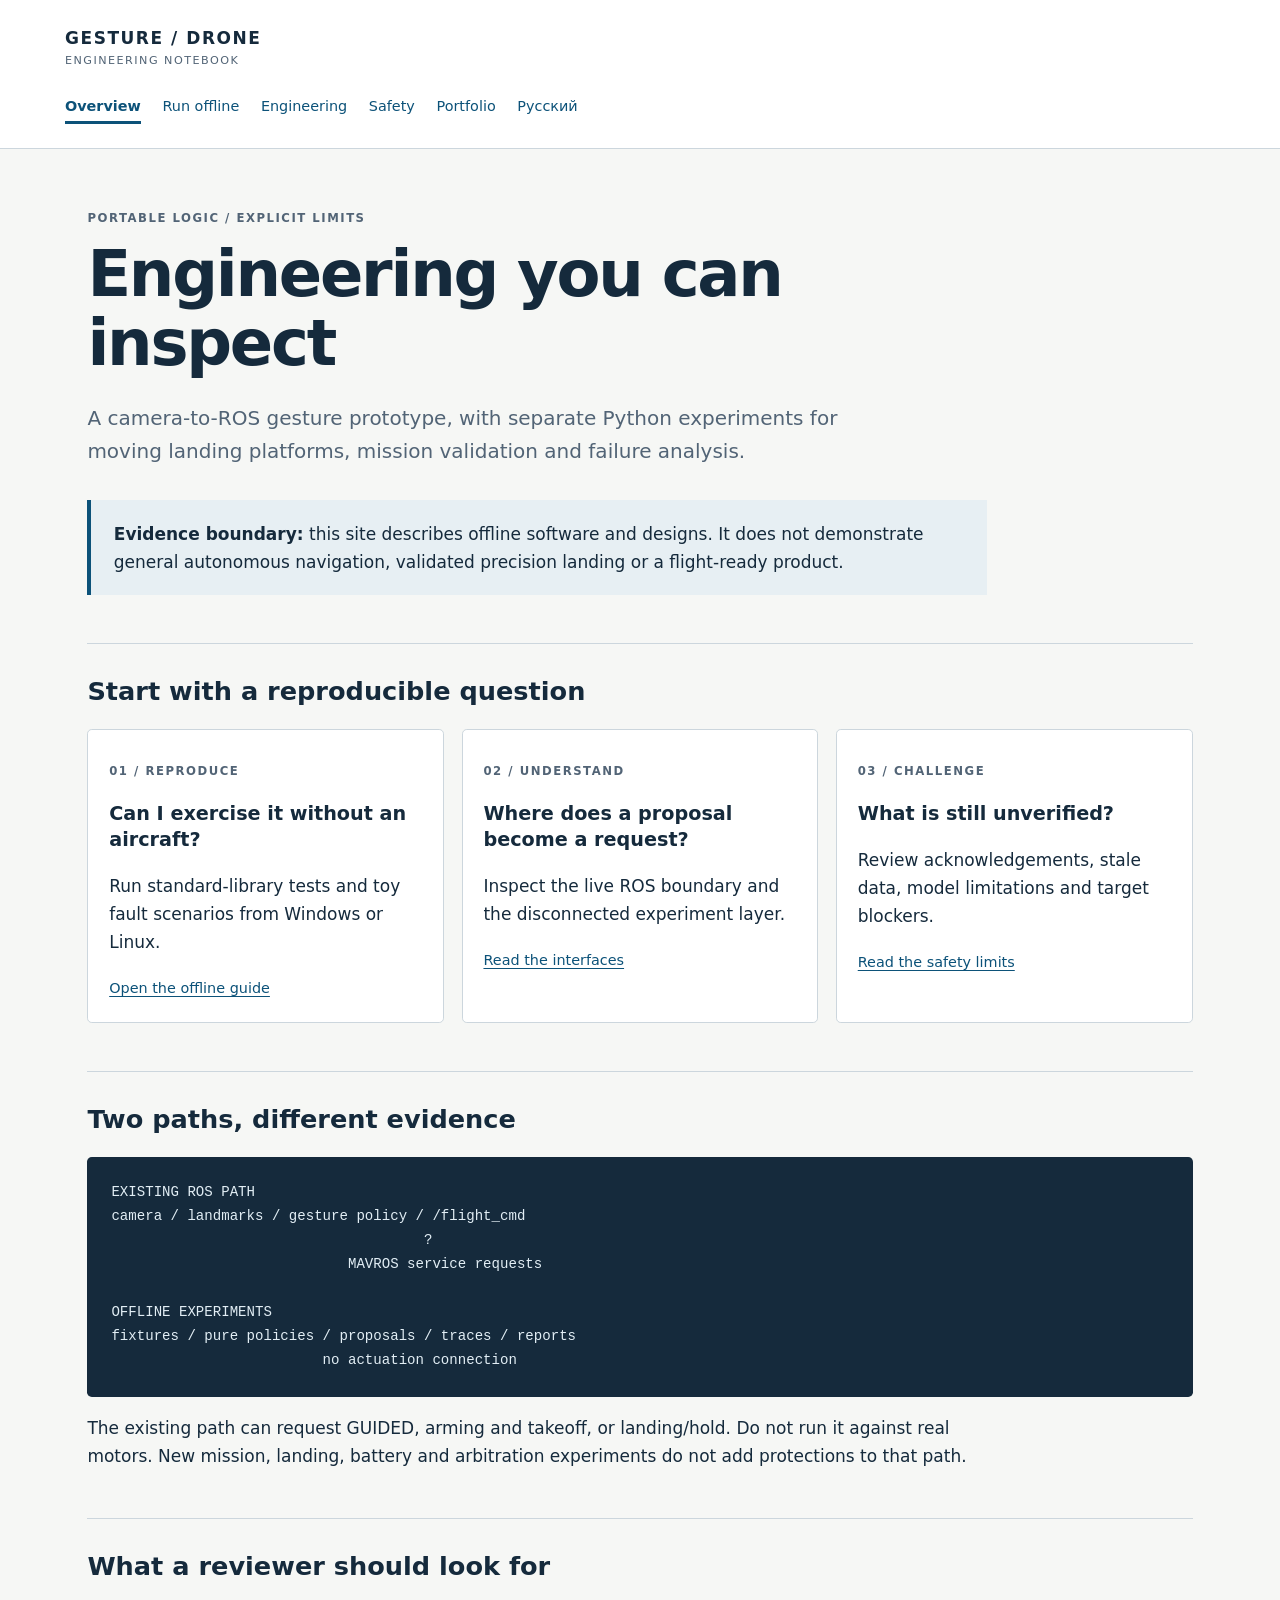
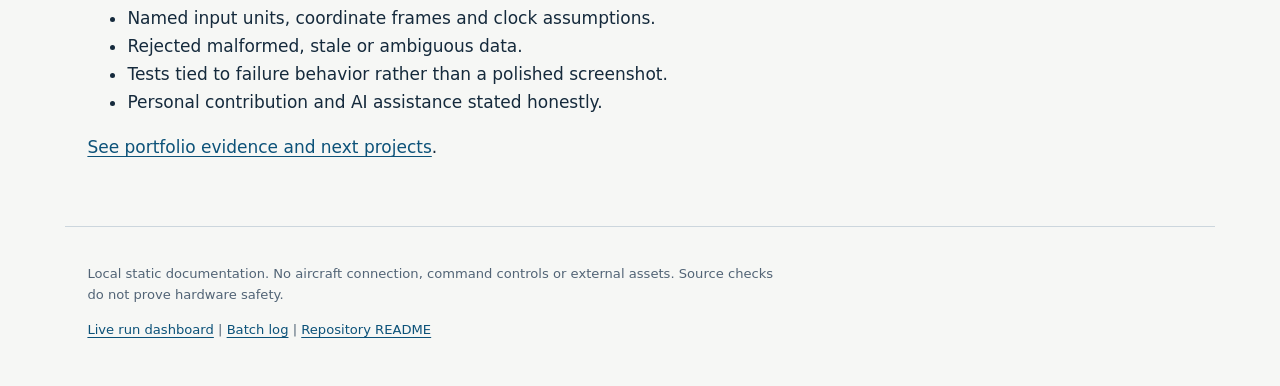
<file: docs/site/index.html>
<!doctype html>
<html lang="en">
<head><meta charset="utf-8"><meta name="viewport" content="width=device-width,initial-scale=1">
<title>Engineering you can inspect - Gesture drone evidence</title>
<meta name="description" content="Offline engineering evidence and limitations for a gesture-triggered drone prototype.">
<link rel="stylesheet" href="site.css"></head>
<body><a class="skip" href="#content">Skip to content</a>
<header><a class="brand" href="index.html">GESTURE / DRONE <span>engineering notebook</span></a><nav aria-label="Main navigation"><a href="index.html" aria-current="page">Overview</a><a href="guide.html">Run offline</a><a href="engineering.html">Engineering</a><a href="safety.html">Safety</a><a href="portfolio.html">Portfolio</a><a href="ru.html">Русский</a></nav></header>
<main id="content"><p class="eyebrow">PORTABLE LOGIC / EXPLICIT LIMITS</p><h1>Engineering you can inspect</h1>
<p class="lead">A camera-to-ROS gesture prototype, with separate Python experiments for moving landing platforms, mission validation and failure analysis.</p>
<div class="notice"><strong>Evidence boundary:</strong> this site describes offline software and designs. It does not demonstrate general autonomous navigation, validated precision landing or a flight-ready product.</div>
<section aria-labelledby="start"><h2 id="start">Start with a reproducible question</h2><div class="cards">
<article><p class="tag">01 / REPRODUCE</p><h3>Can I exercise it without an aircraft?</h3><p>Run standard-library tests and toy fault scenarios from Windows or Linux.</p><a href="guide.html">Open the offline guide </a></article>
<article><p class="tag">02 / UNDERSTAND</p><h3>Where does a proposal become a request?</h3><p>Inspect the live ROS boundary and the disconnected experiment layer.</p><a href="engineering.html">Read the interfaces </a></article>
<article><p class="tag">03 / CHALLENGE</p><h3>What is still unverified?</h3><p>Review acknowledgements, stale data, model limitations and target blockers.</p><a href="safety.html">Read the safety limits </a></article></div></section>
<section aria-labelledby="map"><h2 id="map">Two paths, different evidence</h2><pre class="flow">EXISTING ROS PATH
camera / landmarks / gesture policy / /flight_cmd
                                     ?
                            MAVROS service requests

OFFLINE EXPERIMENTS
fixtures / pure policies / proposals / traces / reports
                         no actuation connection</pre>
<p>The existing path can request GUIDED, arming and takeoff, or landing/hold. Do not run it against real motors. New mission, landing, battery and arbitration experiments do not add protections to that path.</p></section>
<section aria-labelledby="review"><h2 id="review">What a reviewer should look for</h2><ul><li>Named input units, coordinate frames and clock assumptions.</li><li>Rejected malformed, stale or ambiguous data.</li><li>Tests tied to failure behavior rather than a polished screenshot.</li><li>Personal contribution and AI assistance stated honestly.</li></ul><p><a href="portfolio.html">See portfolio evidence and next projects</a>.</p></section>
</main>
<footer><p>Local static documentation. No aircraft connection, command controls or external assets. Source checks do not prove hardware safety.</p><p><a href="../company/STATUS.md">Live run dashboard</a> | <a href="../company/LOG.md">Batch log</a> | <a href="../../README.md">Repository README</a></p></footer></body></html>
</file>
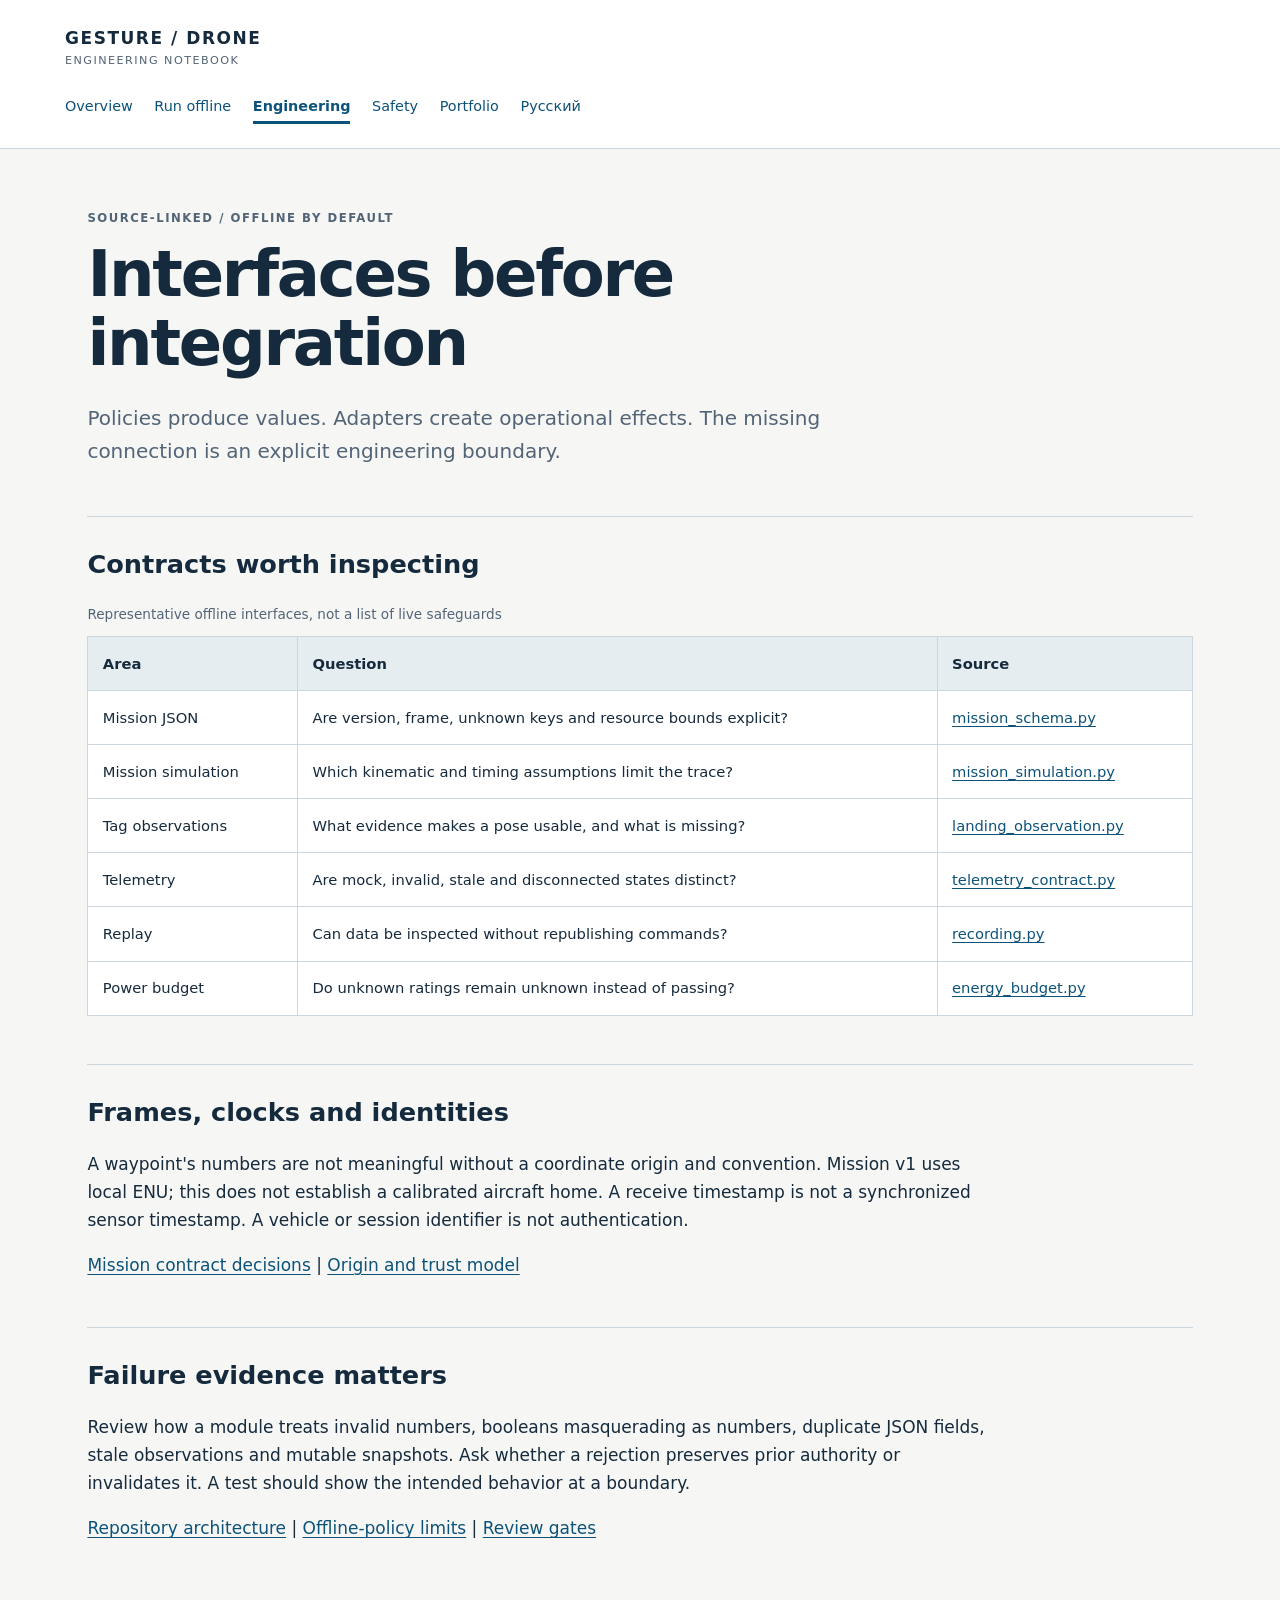
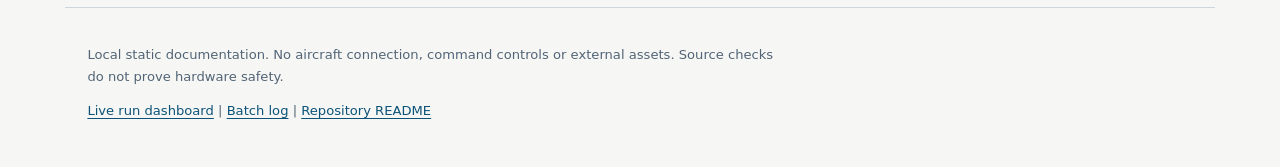
<file: docs/site/engineering.html>
<!doctype html>
<html lang="en">
<head><meta charset="utf-8"><meta name="viewport" content="width=device-width,initial-scale=1">
<title>Interfaces before integration - Gesture drone evidence</title>
<meta name="description" content="Offline engineering evidence and limitations for a gesture-triggered drone prototype.">
<link rel="stylesheet" href="site.css"></head>
<body><a class="skip" href="#content">Skip to content</a>
<header><a class="brand" href="index.html">GESTURE / DRONE <span>engineering notebook</span></a><nav aria-label="Main navigation"><a href="index.html">Overview</a><a href="guide.html">Run offline</a><a href="engineering.html" aria-current="page">Engineering</a><a href="safety.html">Safety</a><a href="portfolio.html">Portfolio</a><a href="ru.html">Русский</a></nav></header>
<main id="content"><p class="eyebrow">SOURCE-LINKED / OFFLINE BY DEFAULT</p><h1>Interfaces before integration</h1>
<p class="lead">Policies produce values. Adapters create operational effects. The missing connection is an explicit engineering boundary.</p>
<section aria-labelledby="contracts"><h2 id="contracts">Contracts worth inspecting</h2><div class="table-wrap"><table><caption>Representative offline interfaces, not a list of live safeguards</caption><thead><tr><th>Area</th><th>Question</th><th>Source</th></tr></thead><tbody>
<tr><td>Mission JSON</td><td>Are version, frame, unknown keys and resource bounds explicit?</td><td><a href="../../src/gesture_control/gesture_control/mission_schema.py">mission_schema.py</a></td></tr>
<tr><td>Mission simulation</td><td>Which kinematic and timing assumptions limit the trace?</td><td><a href="../../src/gesture_control/gesture_control/mission_simulation.py">mission_simulation.py</a></td></tr>
<tr><td>Tag observations</td><td>What evidence makes a pose usable, and what is missing?</td><td><a href="../../src/gesture_control/gesture_control/landing_observation.py">landing_observation.py</a></td></tr>
<tr><td>Telemetry</td><td>Are mock, invalid, stale and disconnected states distinct?</td><td><a href="../../src/gesture_control/gesture_control/telemetry_contract.py">telemetry_contract.py</a></td></tr>
<tr><td>Replay</td><td>Can data be inspected without republishing commands?</td><td><a href="../../src/gesture_control/gesture_control/recording.py">recording.py</a></td></tr>
<tr><td>Power budget</td><td>Do unknown ratings remain unknown instead of passing?</td><td><a href="../../src/gesture_control/gesture_control/energy_budget.py">energy_budget.py</a></td></tr>
</tbody></table></div></section>
<section aria-labelledby="frame"><h2 id="frame">Frames, clocks and identities</h2><p>A waypoint's numbers are not meaningful without a coordinate origin and convention. Mission v1 uses local ENU; this does not establish a calibrated aircraft home. A receive timestamp is not a synchronized sensor timestamp. A vehicle or session identifier is not authentication.</p><p><a href="../company/architect/round01.md">Mission contract decisions</a> | <a href="../company/architect/ORIGIN_AND_TRUST.md">Origin and trust model</a></p></section>
<section aria-labelledby="faults"><h2 id="faults">Failure evidence matters</h2><p>Review how a module treats invalid numbers, booleans masquerading as numbers, duplicate JSON fields, stale observations and mutable snapshots. Ask whether a rejection preserves prior authority or invalidates it. A test should show the intended behavior at a boundary.</p><p><a href="../ARCHITECTURE.md">Repository architecture</a> | <a href="../OFFLINE_POLICIES.md">Offline-policy limits</a> | <a href="../company/ceo/REVIEW_GATES.md">Review gates</a></p></section>
</main>
<footer><p>Local static documentation. No aircraft connection, command controls or external assets. Source checks do not prove hardware safety.</p><p><a href="../company/STATUS.md">Live run dashboard</a> | <a href="../company/LOG.md">Batch log</a> | <a href="../../README.md">Repository README</a></p></footer></body></html>
</file>
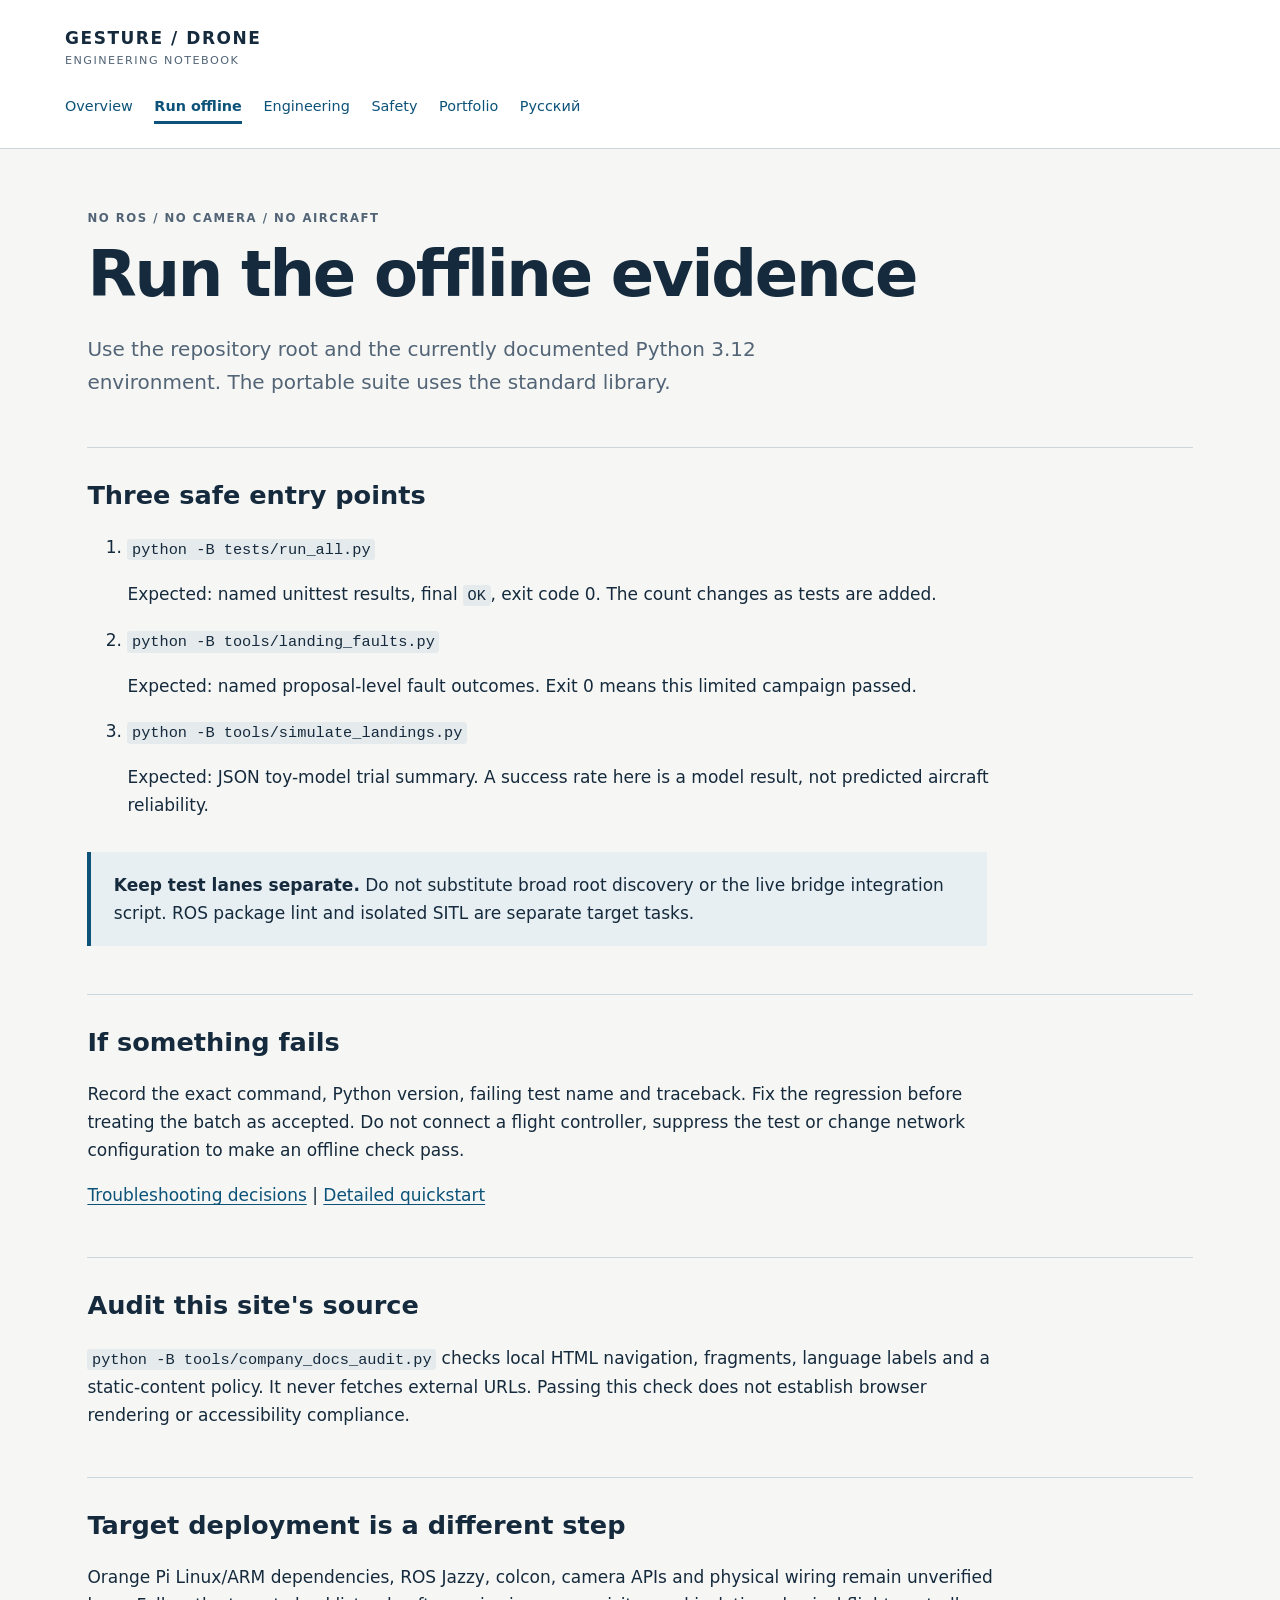
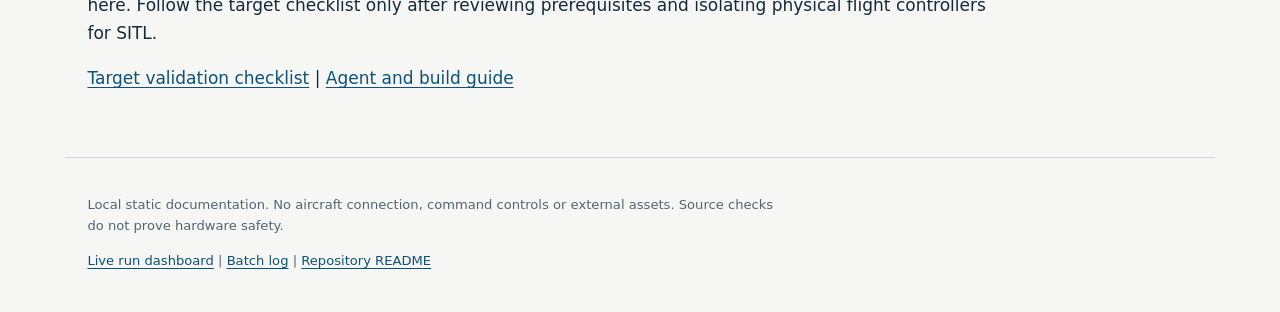
<file: docs/site/guide.html>
<!doctype html>
<html lang="en">
<head><meta charset="utf-8"><meta name="viewport" content="width=device-width,initial-scale=1">
<title>Run the offline evidence - Gesture drone evidence</title>
<meta name="description" content="Offline engineering evidence and limitations for a gesture-triggered drone prototype.">
<link rel="stylesheet" href="site.css"></head>
<body><a class="skip" href="#content">Skip to content</a>
<header><a class="brand" href="index.html">GESTURE / DRONE <span>engineering notebook</span></a><nav aria-label="Main navigation"><a href="index.html">Overview</a><a href="guide.html" aria-current="page">Run offline</a><a href="engineering.html">Engineering</a><a href="safety.html">Safety</a><a href="portfolio.html">Portfolio</a><a href="ru.html">Русский</a></nav></header>
<main id="content"><p class="eyebrow">NO ROS / NO CAMERA / NO AIRCRAFT</p><h1>Run the offline evidence</h1>
<p class="lead">Use the repository root and the currently documented Python 3.12 environment. The portable suite uses the standard library.</p>
<section aria-labelledby="commands"><h2 id="commands">Three safe entry points</h2><ol><li><code>python -B tests/run_all.py</code><p>Expected: named unittest results, final <code>OK</code>, exit code 0. The count changes as tests are added.</p></li><li><code>python -B tools/landing_faults.py</code><p>Expected: named proposal-level fault outcomes. Exit 0 means this limited campaign passed.</p></li><li><code>python -B tools/simulate_landings.py</code><p>Expected: JSON toy-model trial summary. A success rate here is a model result, not predicted aircraft reliability.</p></li></ol></section>
<div class="notice"><strong>Keep test lanes separate.</strong> Do not substitute broad root discovery or the live bridge integration script. ROS package lint and isolated SITL are separate target tasks.</div>
<section aria-labelledby="failure"><h2 id="failure">If something fails</h2><p>Record the exact command, Python version, failing test name and traceback. Fix the regression before treating the batch as accepted. Do not connect a flight controller, suppress the test or change network configuration to make an offline check pass.</p><p><a href="../company/devrel/OFFLINE_TROUBLESHOOTING.md">Troubleshooting decisions</a> | <a href="../company/devrel/OFFLINE_QUICKSTART.md">Detailed quickstart</a></p></section>
<section aria-labelledby="audit"><h2 id="audit">Audit this site's source</h2><p><code>python -B tools/company_docs_audit.py</code> checks local HTML navigation, fragments, language labels and a static-content policy. It never fetches external URLs. Passing this check does not establish browser rendering or accessibility compliance.</p></section>
<section aria-labelledby="target"><h2 id="target">Target deployment is a different step</h2><p>Orange Pi Linux/ARM dependencies, ROS Jazzy, colcon, camera APIs and physical wiring remain unverified here. Follow the target checklist only after reviewing prerequisites and isolating physical flight controllers for SITL.</p><p><a href="../TESTING_ON_BOARD.md">Target validation checklist</a> | <a href="../../AGENTS.md">Agent and build guide</a></p></section>
</main>
<footer><p>Local static documentation. No aircraft connection, command controls or external assets. Source checks do not prove hardware safety.</p><p><a href="../company/STATUS.md">Live run dashboard</a> | <a href="../company/LOG.md">Batch log</a> | <a href="../../README.md">Repository README</a></p></footer></body></html>
</file>
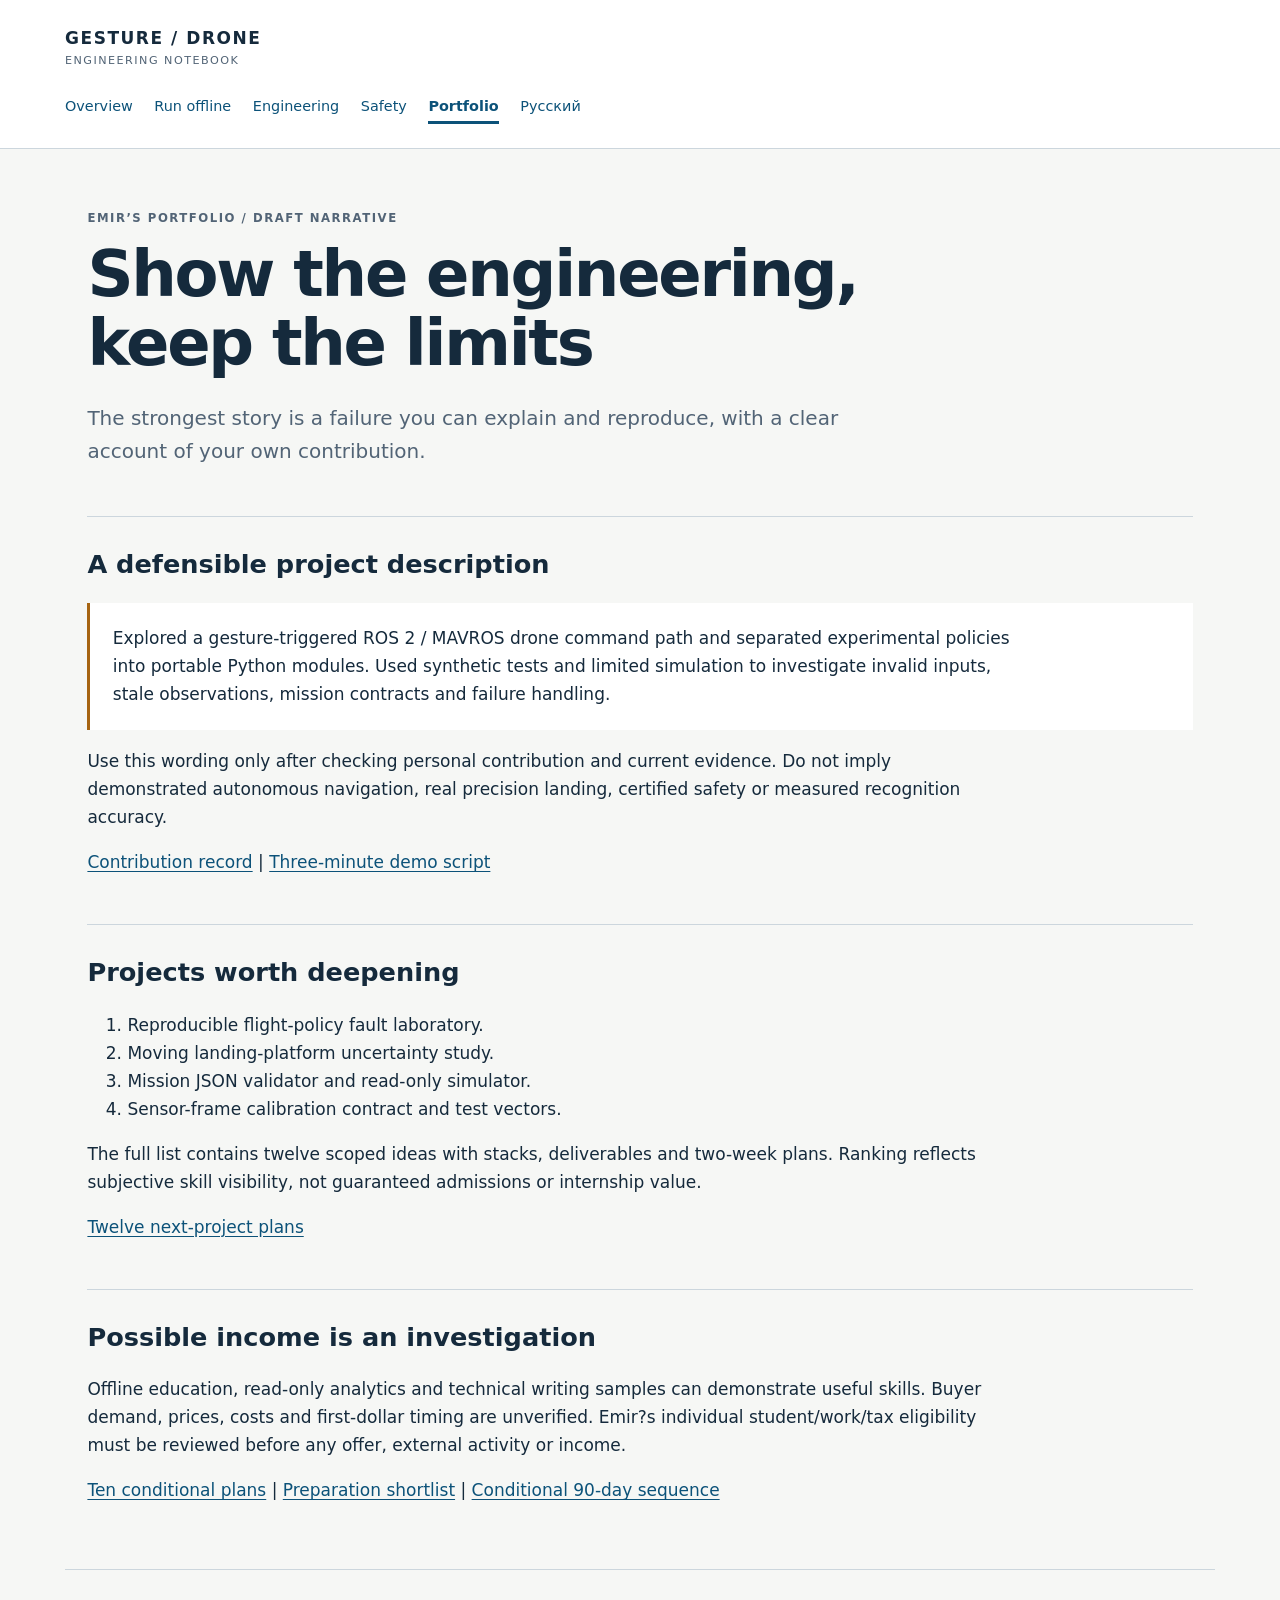
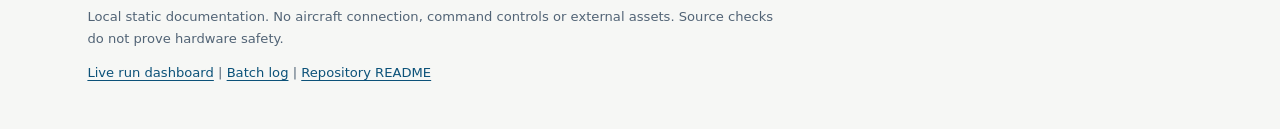
<file: docs/site/portfolio.html>
<!doctype html>
<html lang="en">
<head><meta charset="utf-8"><meta name="viewport" content="width=device-width,initial-scale=1">
<title>Show the engineering, keep the limits - Gesture drone evidence</title>
<meta name="description" content="Offline engineering evidence and limitations for a gesture-triggered drone prototype.">
<link rel="stylesheet" href="site.css"></head>
<body><a class="skip" href="#content">Skip to content</a>
<header><a class="brand" href="index.html">GESTURE / DRONE <span>engineering notebook</span></a><nav aria-label="Main navigation"><a href="index.html">Overview</a><a href="guide.html">Run offline</a><a href="engineering.html">Engineering</a><a href="safety.html">Safety</a><a href="portfolio.html" aria-current="page">Portfolio</a><a href="ru.html">Русский</a></nav></header>
<main id="content"><p class="eyebrow">EMIR’S PORTFOLIO / DRAFT NARRATIVE</p><h1>Show the engineering, keep the limits</h1>
<p class="lead">The strongest story is a failure you can explain and reproduce, with a clear account of your own contribution.</p>
<section aria-labelledby="story"><h2 id="story">A defensible project description</h2><blockquote><p>Explored a gesture-triggered ROS 2 / MAVROS drone command path and separated experimental policies into portable Python modules. Used synthetic tests and limited simulation to investigate invalid inputs, stale observations, mission contracts and failure handling.</p></blockquote><p>Use this wording only after checking personal contribution and current evidence. Do not imply demonstrated autonomous navigation, real precision landing, certified safety or measured recognition accuracy.</p><p><a href="../company/devrel/CONTRIBUTION_RECORD.md">Contribution record</a> | <a href="../company/devrel/DEMO_OFFLINE_3MIN.md">Three-minute demo script</a></p></section>
<section aria-labelledby="next"><h2 id="next">Projects worth deepening</h2><ol><li>Reproducible flight-policy fault laboratory.</li><li>Moving landing-platform uncertainty study.</li><li>Mission JSON validator and read-only simulator.</li><li>Sensor-frame calibration contract and test vectors.</li></ol><p>The full list contains twelve scoped ideas with stacks, deliverables and two-week plans. Ranking reflects subjective skill visibility, not guaranteed admissions or internship value.</p><p><a href="../company/business/RESUME_PROJECTS.md">Twelve next-project plans</a></p></section>
<section aria-labelledby="income"><h2 id="income">Possible income is an investigation</h2><p>Offline education, read-only analytics and technical writing samples can demonstrate useful skills. Buyer demand, prices, costs and first-dollar timing are unverified. Emir?s individual student/work/tax eligibility must be reviewed before any offer, external activity or income.</p><p><a href="../company/business/MONETIZATION_PLANS.md">Ten conditional plans</a> | <a href="../company/business/SHORTLIST.md">Preparation shortlist</a> | <a href="../company/business/ACTION_PLAN_90_DAYS.md">Conditional 90-day sequence</a></p></section>
</main>
<footer><p>Local static documentation. No aircraft connection, command controls or external assets. Source checks do not prove hardware safety.</p><p><a href="../company/STATUS.md">Live run dashboard</a> | <a href="../company/LOG.md">Batch log</a> | <a href="../../README.md">Repository README</a></p></footer></body></html>
</file>
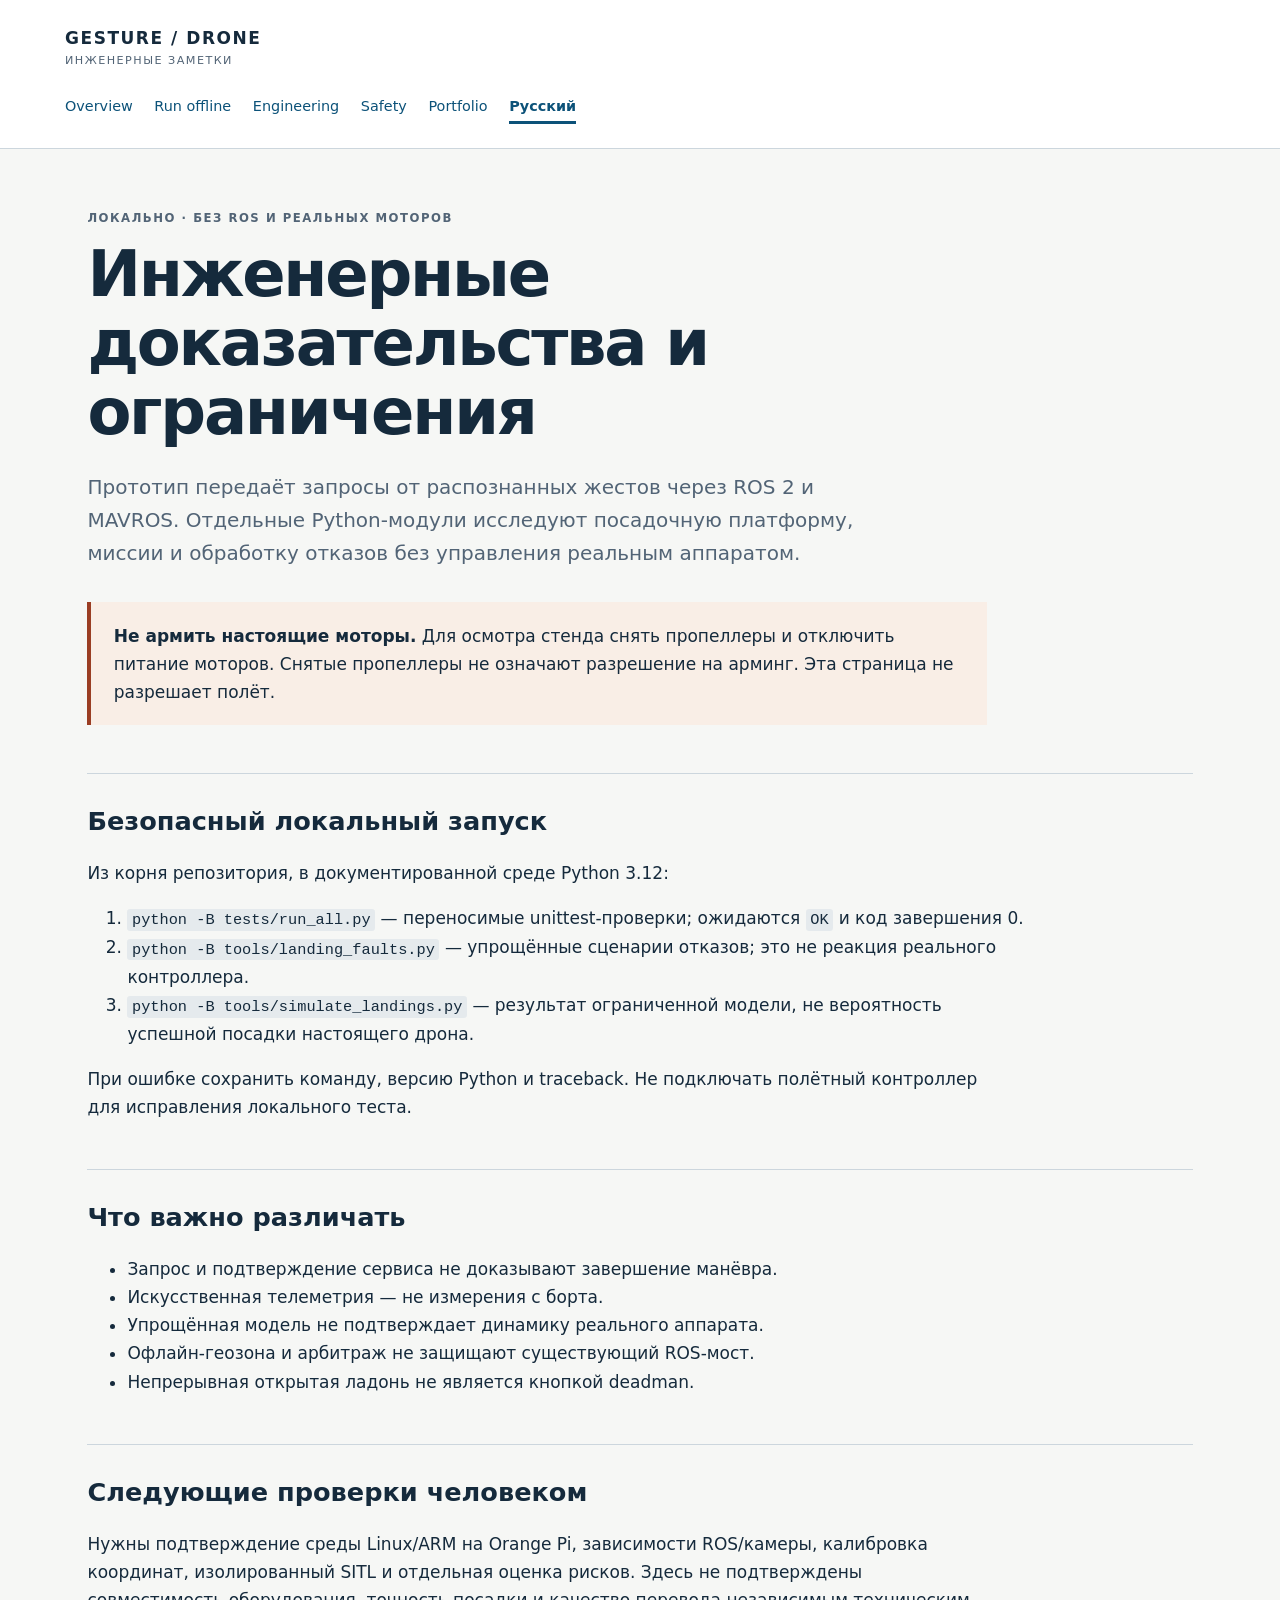
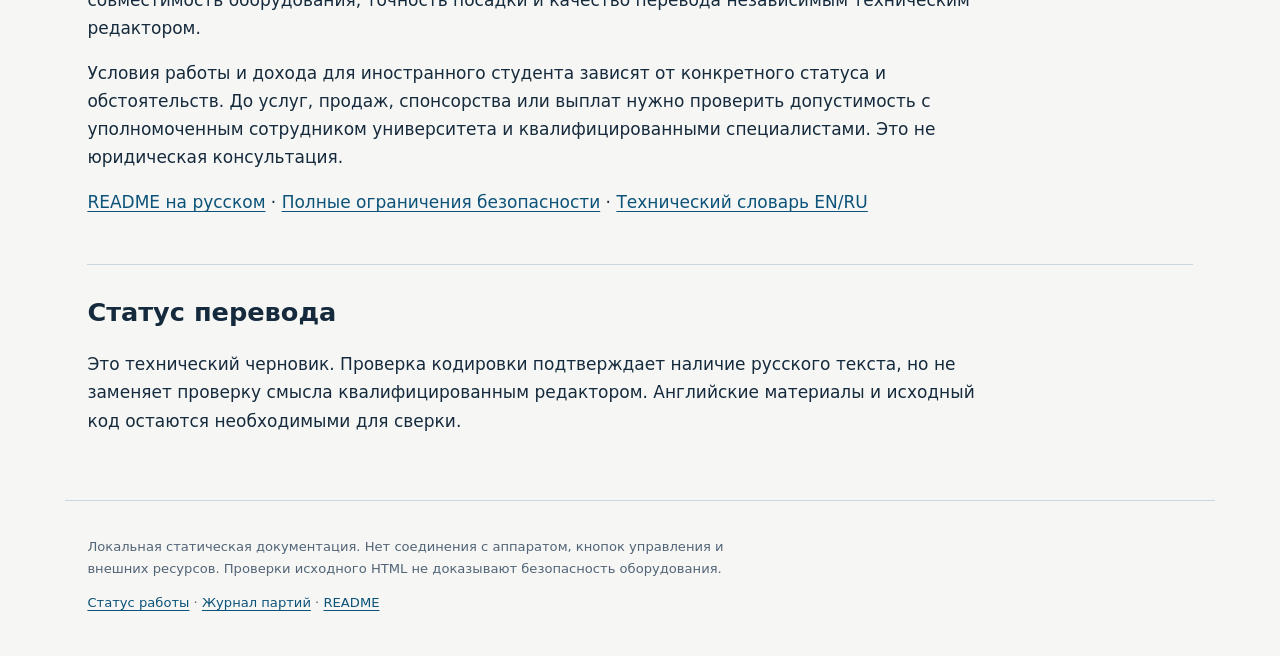
<file: docs/site/ru.html>
<!doctype html>
<html lang="ru">
<head><meta charset="utf-8"><meta name="viewport" content="width=device-width,initial-scale=1">
<title>Инженерные доказательства и ограничения · Gesture drone</title>
<meta name="description" content="Локальные проверки и ограничения прототипа управления дроном жестами.">
<link rel="stylesheet" href="site.css"></head>
<body><a class="skip" href="#content">Перейти к содержанию</a>
<header><a class="brand" href="index.html">GESTURE / DRONE <span>инженерные заметки</span></a><nav aria-label="Основная навигация"><a href="index.html">Overview</a><a href="guide.html">Run offline</a><a href="engineering.html">Engineering</a><a href="safety.html">Safety</a><a href="portfolio.html">Portfolio</a><a href="ru.html" aria-current="page">Русский</a></nav></header>
<main id="content"><p class="eyebrow">ЛОКАЛЬНО · БЕЗ ROS И РЕАЛЬНЫХ МОТОРОВ</p><h1>Инженерные доказательства и ограничения</h1>
<p class="lead">Прототип передаёт запросы от распознанных жестов через ROS 2 и MAVROS. Отдельные Python-модули исследуют посадочную платформу, миссии и обработку отказов без управления реальным аппаратом.</p>
<div class="notice danger"><strong>Не армить настоящие моторы.</strong> Для осмотра стенда снять пропеллеры и отключить питание моторов. Снятые пропеллеры не означают разрешение на арминг. Эта страница не разрешает полёт.</div>
<section aria-labelledby="run-ru"><h2 id="run-ru">Безопасный локальный запуск</h2><p>Из корня репозитория, в документированной среде Python 3.12:</p><ol><li><code>python -B tests/run_all.py</code> — переносимые unittest-проверки; ожидаются <code>OK</code> и код завершения 0.</li><li><code>python -B tools/landing_faults.py</code> — упрощённые сценарии отказов; это не реакция реального контроллера.</li><li><code>python -B tools/simulate_landings.py</code> — результат ограниченной модели, не вероятность успешной посадки настоящего дрона.</li></ol><p>При ошибке сохранить команду, версию Python и traceback. Не подключать полётный контроллер для исправления локального теста.</p></section>
<section aria-labelledby="meaning-ru"><h2 id="meaning-ru">Что важно различать</h2><ul><li>Запрос и подтверждение сервиса не доказывают завершение манёвра.</li><li>Искусственная телеметрия — не измерения с борта.</li><li>Упрощённая модель не подтверждает динамику реального аппарата.</li><li>Офлайн-геозона и арбитраж не защищают существующий ROS-мост.</li><li>Непрерывная открытая ладонь не является кнопкой deadman.</li></ul></section>
<section aria-labelledby="review-ru"><h2 id="review-ru">Следующие проверки человеком</h2><p>Нужны подтверждение среды Linux/ARM на Orange Pi, зависимости ROS/камеры, калибровка координат, изолированный SITL и отдельная оценка рисков. Здесь не подтверждены совместимость оборудования, точность посадки и качество перевода независимым техническим редактором.</p><p>Условия работы и дохода для иностранного студента зависят от конкретного статуса и обстоятельств. До услуг, продаж, спонсорства или выплат нужно проверить допустимость с уполномоченным сотрудником университета и квалифицированными специалистами. Это не юридическая консультация.</p><p><a href="../../README_RU.md">README на русском</a> · <a href="../SAFETY.md">Полные ограничения безопасности</a> · <a href="../company/devrel/GLOSSARY_EN_RU.md">Технический словарь EN/RU</a></p></section>
<section aria-labelledby="translation-ru"><h2 id="translation-ru">Статус перевода</h2><p>Это технический черновик. Проверка кодировки подтверждает наличие русского текста, но не заменяет проверку смысла квалифицированным редактором. Английские материалы и исходный код остаются необходимыми для сверки.</p></section>
</main><footer><p>Локальная статическая документация. Нет соединения с аппаратом, кнопок управления и внешних ресурсов. Проверки исходного HTML не доказывают безопасность оборудования.</p><p><a href="../company/STATUS.md">Статус работы</a> · <a href="../company/LOG.md">Журнал партий</a> · <a href="../../README.md">README</a></p></footer></body></html>
</file>
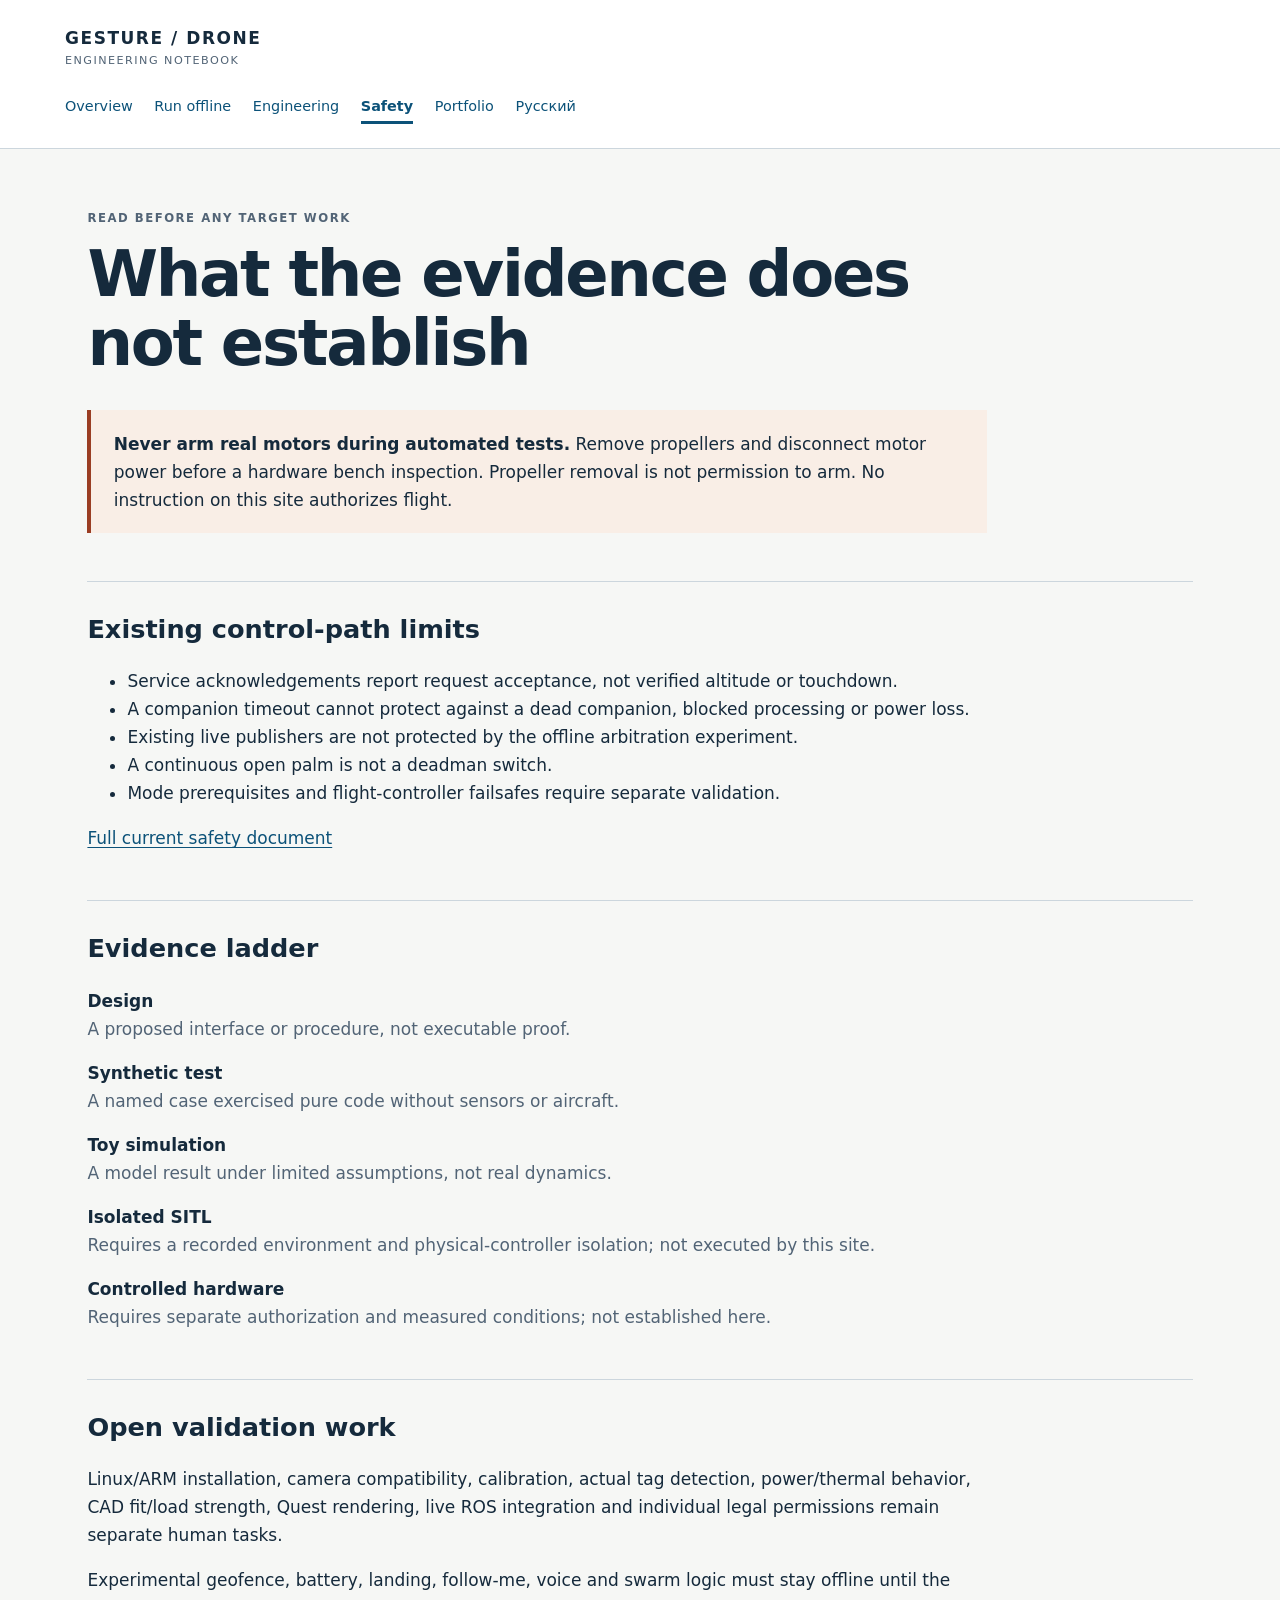
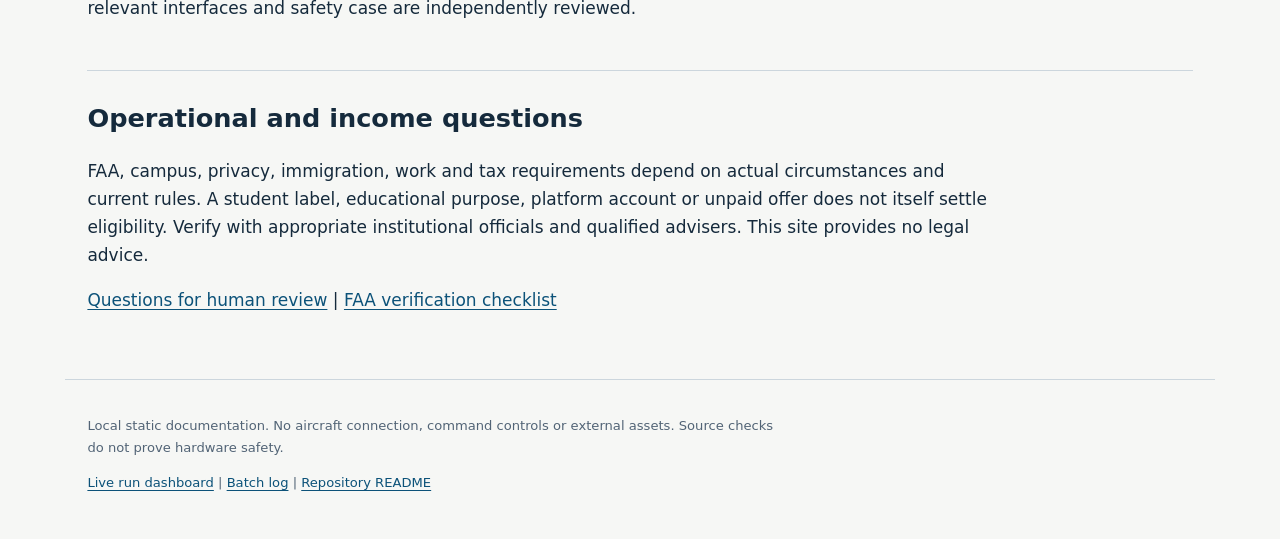
<file: docs/site/safety.html>
<!doctype html>
<html lang="en">
<head><meta charset="utf-8"><meta name="viewport" content="width=device-width,initial-scale=1">
<title>What the evidence does not establish - Gesture drone evidence</title>
<meta name="description" content="Offline engineering evidence and limitations for a gesture-triggered drone prototype.">
<link rel="stylesheet" href="site.css"></head>
<body><a class="skip" href="#content">Skip to content</a>
<header><a class="brand" href="index.html">GESTURE / DRONE <span>engineering notebook</span></a><nav aria-label="Main navigation"><a href="index.html">Overview</a><a href="guide.html">Run offline</a><a href="engineering.html">Engineering</a><a href="safety.html" aria-current="page">Safety</a><a href="portfolio.html">Portfolio</a><a href="ru.html">Русский</a></nav></header>
<main id="content"><p class="eyebrow">READ BEFORE ANY TARGET WORK</p><h1>What the evidence does not establish</h1>
<div class="notice danger"><strong>Never arm real motors during automated tests.</strong> Remove propellers and disconnect motor power before a hardware bench inspection. Propeller removal is not permission to arm. No instruction on this site authorizes flight.</div>
<section aria-labelledby="existing"><h2 id="existing">Existing control-path limits</h2><ul><li>Service acknowledgements report request acceptance, not verified altitude or touchdown.</li><li>A companion timeout cannot protect against a dead companion, blocked processing or power loss.</li><li>Existing live publishers are not protected by the offline arbitration experiment.</li><li>A continuous open palm is not a deadman switch.</li><li>Mode prerequisites and flight-controller failsafes require separate validation.</li></ul><p><a href="../SAFETY.md">Full current safety document</a></p></section>
<section aria-labelledby="evidence"><h2 id="evidence">Evidence ladder</h2><dl><dt>Design</dt><dd>A proposed interface or procedure, not executable proof.</dd><dt>Synthetic test</dt><dd>A named case exercised pure code without sensors or aircraft.</dd><dt>Toy simulation</dt><dd>A model result under limited assumptions, not real dynamics.</dd><dt>Isolated SITL</dt><dd>Requires a recorded environment and physical-controller isolation; not executed by this site.</dd><dt>Controlled hardware</dt><dd>Requires separate authorization and measured conditions; not established here.</dd></dl></section>
<section aria-labelledby="blockers"><h2 id="blockers">Open validation work</h2><p>Linux/ARM installation, camera compatibility, calibration, actual tag detection, power/thermal behavior, CAD fit/load strength, Quest rendering, live ROS integration and individual legal permissions remain separate human tasks.</p><p>Experimental geofence, battery, landing, follow-me, voice and swarm logic must stay offline until the relevant interfaces and safety case are independently reviewed.</p></section>
<section aria-labelledby="rules"><h2 id="rules">Operational and income questions</h2><p>FAA, campus, privacy, immigration, work and tax requirements depend on actual circumstances and current rules. A student label, educational purpose, platform account or unpaid offer does not itself settle eligibility. Verify with appropriate institutional officials and qualified advisers. This site provides no legal advice.</p><p><a href="../company/business/ELIGIBILITY_QUESTIONS.md">Questions for human review</a> | <a href="../LEGAL_FAA.md">FAA verification checklist</a></p></section>
</main>
<footer><p>Local static documentation. No aircraft connection, command controls or external assets. Source checks do not prove hardware safety.</p><p><a href="../company/STATUS.md">Live run dashboard</a> | <a href="../company/LOG.md">Batch log</a> | <a href="../../README.md">Repository README</a></p></footer></body></html>
</file>
<file: docs/site/site.css>
/* Local-only assets; no imports, fonts, scripts or remote requests. */
:root{color-scheme:light;--ink:#152a3c;--muted:#526476;--paper:#f6f7f5;--line:#ccd6dd;--blue:#0c5279;--gold:#a66412}*{box-sizing:border-box}body{margin:0;background:var(--paper);color:var(--ink);font:17px/1.65 system-ui,-apple-system,"Segoe UI",sans-serif}a{color:var(--blue);text-underline-offset:.2em}a:hover{text-decoration-thickness:3px}a:focus-visible{outline:3px solid var(--gold);outline-offset:4px}.skip{position:absolute;left:1rem;top:-6rem;background:white;padding:.6rem;z-index:2}.skip:focus{top:.5rem}header{border-bottom:1px solid var(--line);padding:1.5rem max(1.4rem,calc((100vw - 1150px)/2));background:white}.brand{font-weight:800;letter-spacing:.09em;text-decoration:none;color:var(--ink)}.brand span{display:block;font-size:.7rem;font-weight:500;letter-spacing:.13em;text-transform:uppercase;color:var(--muted)}nav{display:flex;flex-wrap:wrap;gap:.4rem 1.35rem;margin-top:1.3rem;font-size:.9rem}nav a{text-decoration:none;padding:.2rem 0}nav a[aria-current]{border-bottom:3px solid var(--blue);font-weight:700}main,footer{max-width:1150px;margin:auto;padding:3rem 1.4rem}main{min-height:70vh}.eyebrow,.tag{font-size:.73rem;letter-spacing:.13em;font-weight:750;color:var(--muted)}h1{font-size:clamp(2.2rem,5vw,4.2rem);line-height:1.08;max-width:850px;margin:.6rem 0 1.5rem;letter-spacing:-.035em}h2{font-size:1.6rem;line-height:1.25;margin-top:0}h3{font-size:1.2rem;line-height:1.35}.lead{font-size:1.25rem;max-width:790px;color:var(--muted)}section{margin-top:3rem;padding-top:2rem;border-top:1px solid var(--line)}p,li,dd{max-width:84ch}.notice{padding:1.2rem 1.4rem;margin:2rem 0;border-left:4px solid var(--blue);background:#e7eff3;max-width:900px}.danger{border-color:#9a3d23;background:#f9eee6}.cards{display:grid;grid-template-columns:repeat(3,minmax(0,1fr));gap:1.1rem}.cards article{padding:1.3rem;background:white;border:1px solid var(--line);border-radius:.3rem}.cards article a{font-size:.9rem}.flow{padding:1.5rem;background:#152a3c;color:#e2eef5;border-radius:.3rem;overflow:auto;font-size:.88rem;line-height:1.7}code{font-size:.9em;background:#e5eaed;padding:.12em .3em;border-radius:.2rem;overflow-wrap:anywhere}.table-wrap{overflow-x:auto}table{width:100%;border-collapse:collapse;background:white;text-align:left;font-size:.92rem}caption{text-align:left;font-size:.85rem;color:var(--muted);margin-bottom:.7rem}th,td{padding:.9rem;border:1px solid var(--line);vertical-align:top}th{background:#e5edf1}dt{font-weight:750;margin-top:1rem}dd{margin-left:0;color:var(--muted)}blockquote{border-left:3px solid var(--gold);padding:.3rem 1.4rem;margin:1rem 0;background:white}footer{font-size:.82rem;color:var(--muted);border-top:1px solid var(--line);padding-top:1.4rem;padding-bottom:2rem}@media(max-width:760px){.cards{grid-template-columns:1fr}main{padding-top:2rem}nav{gap:.5rem 1rem}.flow{font-size:.72rem;padding:1rem}}@media print{body{background:white;color:black;font-size:11pt}header nav,.skip{display:none}main,footer{padding:1rem 0}.cards{display:block}.cards article{break-inside:avoid;margin-bottom:1rem}.flow{background:white;color:black;border:1px solid black}a{color:black}.notice{background:white;border:1px solid black}section{break-inside:auto}}
</file>
